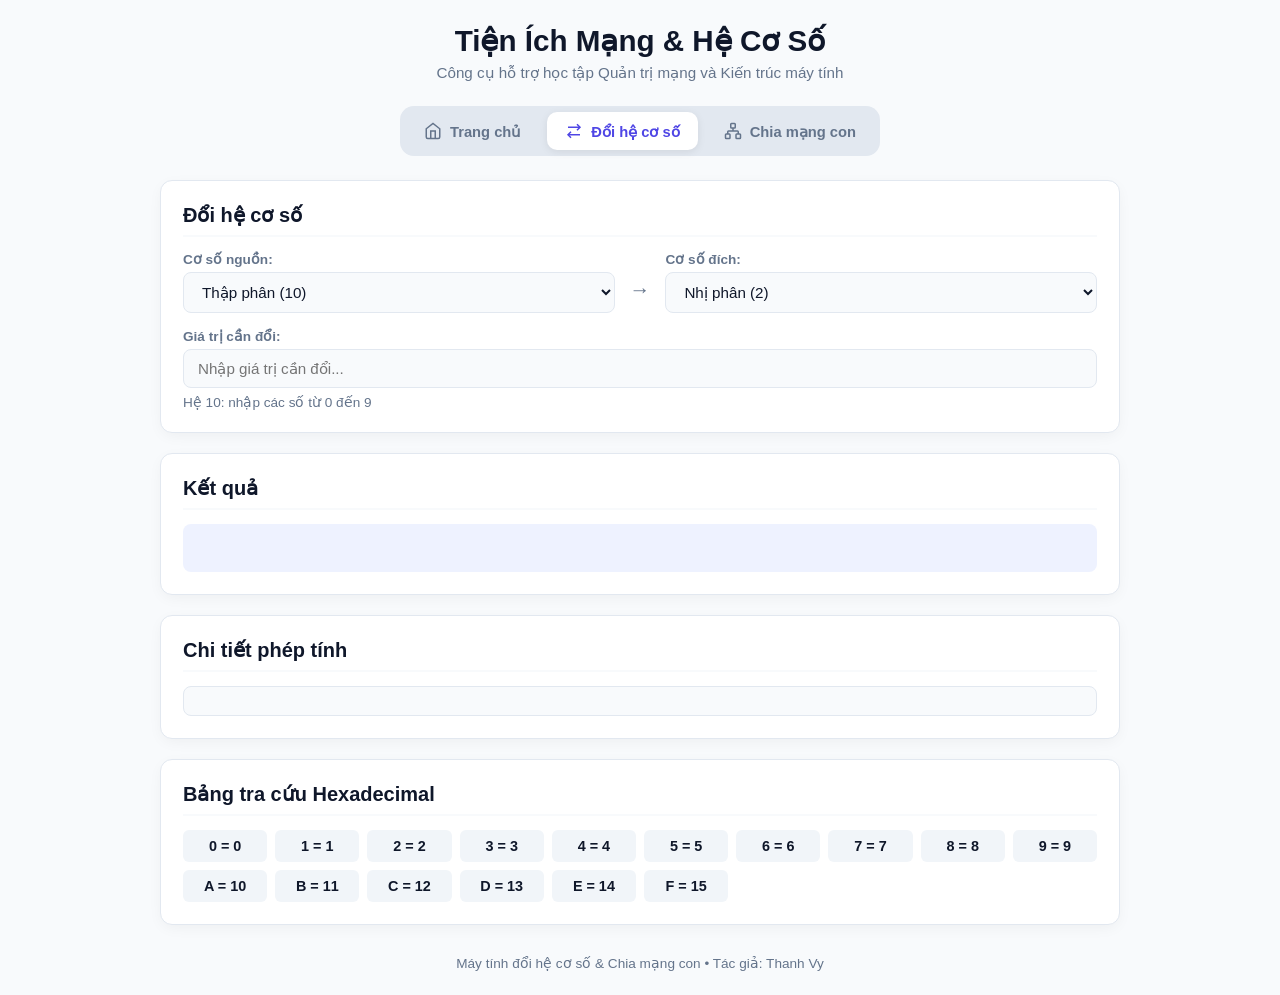
<file: index.html>
<!DOCTYPE html>
<html lang="vi">
<head>
    <meta charset="UTF-8">
    <meta name="viewport" content="width=device-width, initial-scale=1.0">
    <title>Network & Base Toolbox</title>
    <link rel="stylesheet" href="style.css?v=3">
    <link rel="manifest" href="manifest.json">
</head>
<body>

<div class="app-container">

    <header class="app-header">
        <h1>Tiện Ích Mạng & Hệ Cơ Số</h1>
        <p>Công cụ hỗ trợ học tập Quản trị mạng và Kiến trúc máy tính</p>
    </header>

    <!-- THANH ĐIỀU HƯỚNG TABS -->
    <nav class="nav-tabs">
        <button type="button" class="tab-btn" onclick="switchTab('home')">
            <svg width="18" height="18" viewBox="0 0 24 24" fill="none" stroke="currentColor" stroke-width="2"><path d="m3 9 9-7 9 7v11a2 2 0 0 1-2 2H5a2 2 0 0 1-2-2z"/><polyline points="9 22 9 12 15 12 15 22"/></svg>
            Trang chủ
        </button>
        <button type="button" class="tab-btn active" onclick="switchTab('converter')">
            <svg width="18" height="18" viewBox="0 0 24 24" fill="none" stroke="currentColor" stroke-width="2"><path d="m16 3 4 4-4 4"/><path d="M20 7H4"/><path d="m8 21-4-4 4-4"/><path d="M4 17h16"/></svg>
            Đổi hệ cơ số
        </button>
        <button type="button" class="tab-btn" onclick="switchTab('subnet')">
            <svg width="18" height="18" viewBox="0 0 24 24" fill="none" stroke="currentColor" stroke-width="2"><rect width="6" height="6" x="9" y="2" rx="1"/><rect width="6" height="6" x="2" y="16" rx="1"/><rect width="6" height="6" x="16" y="16" rx="1"/><path d="M5 16v-3a1 1 0 0 1 1-1h12a1 1 0 0 1 1 1v3"/><path d="M12 12V8"/></svg>
            Chia mạng con
        </button>
    </nav>

    <main>

        <!-- ================= TAB 1: TRANG CHỦ ================= -->
        <section id="tab-home" class="tab-content">
            <div class="card">
                <h2>Giới thiệu công cụ</h2>
                <p class="text-muted">Ứng dụng tích hợp hỗ trợ giải các bài tập thực hành môn <strong>Kiến trúc máy tính</strong> và <strong>Quản trị mạng</strong>.</p>
                
                <div class="home-grid">
                    <div class="feature-box">
                        <div class="feature-icon">🔄</div>
                        <h3>Đổi hệ cơ số</h3>
                        <p>Hỗ trợ chuyển đổi nhanh giữa các hệ Nhị phân (Bin), Bát phân (Oct), Thập phân (Dec), và Thập lục phân (Hex) kèm giải thích chi tiết phép nhân lũy thừa và chia lấy dư.</p>
                    </div>
                    <div class="feature-box">
                        <div class="feature-icon">🌐</div>
                        <h3>Chia mạng con tự động</h3>
                        <p>Nhập bất kỳ đề bài mạng nào. Hệ thống tự động phân tích lớp mạng, số bit mượn, Subnet Mask mới, bước nhảy, xuất bảng địa chỉ và bảng đối chiếu phép tính chi tiết.</p>
                    </div>
                </div>

                <div class="tip-box">
                    <strong>💡 Hướng dẫn nhanh:</strong> Chuyển sang tab <strong>Chia mạng con</strong> để tự động giải bài tập và tải bài làm về máy dưới dạng file Word (.doc).
                </div>
            </div>
        </section>

        <!-- ================= TAB 2: ĐỔI HỆ CƠ SỐ ================= -->
        <section id="tab-converter" class="tab-content active">

            <section class="card">
                <h2>Đổi hệ cơ số</h2>

                <div class="converter-row">
                    <div class="select-col">
                        <label class="label-sm">Cơ số nguồn:</label>
                        <select id="fromBase">
                            <option value="2">Nhị phân (2)</option>
                            <option value="8">Bát phân (8)</option>
                            <option selected value="10">Thập phân (10)</option>
                            <option value="16">Thập lục phân (16)</option>
                        </select>
                    </div>

                    <div class="swap-arrow">→</div>

                    <div class="select-col">
                        <label class="label-sm">Cơ số đích:</label>
                        <select id="toBase">
                            <option value="2">Nhị phân (2)</option>
                            <option value="8">Bát phân (8)</option>
                            <option value="10">Thập phân (10)</option>
                            <option value="16">Thập lục phân (16)</option>
                        </select>
                    </div>
                </div>

                <div class="input-group">
                    <label for="inputValue" class="label-sm">Giá trị cần đổi:</label>
                    <input type="text" id="inputValue" placeholder="Nhập giá trị cần đổi...">
                    <small id="inputHint">Hệ 10: nhập các số từ 0 đến 9</small>
                </div>
            </section>

            <section class="card">
                <h2>Kết quả</h2>
                <div id="resultValue" class="result-display"></div>
            </section>

            <section class="card">
                <h2>Chi tiết phép tính</h2>
                <div id="calculationSteps" class="steps-display"></div>
            </section>

            <section class="card">
                <h2>Bảng tra cứu Hexadecimal</h2>
                <div class="hex-grid">
                    <span>0 = 0</span><span>1 = 1</span><span>2 = 2</span><span>3 = 3</span>
                    <span>4 = 4</span><span>5 = 5</span><span>6 = 6</span><span>7 = 7</span>
                    <span>8 = 8</span><span>9 = 9</span><span>A = 10</span><span>B = 11</span>
                    <span>C = 12</span><span>D = 13</span><span>E = 14</span><span>F = 15</span>
                </div>
            </section>

        </section>

        <!-- ================= TAB 3: CHIA MẠNG CON ================= -->
        <section id="tab-subnet" class="tab-content">
            <section class="card">
                <h2>Nhập đề bài chia mạng con</h2>
                <p class="text-muted" style="margin-bottom: 15px;">Nhập thông số bất kỳ để tự động phân tích và giải chi tiết:</p>

                <form id="subnet-form" onsubmit="solveSubnet(event)">
                    <div class="form-grid">
                        <div class="form-group">
                            <label for="network-ip">Địa chỉ mạng gốc (Network IP):</label>
                            <input type="text" id="network-ip" placeholder="VD: 192.168.1.0 hoặc 172.20.0.0" required>
                        </div>

                        <div class="form-group">
                            <label for="split-type">Đề bài yêu cầu chia theo:</label>
                            <select id="split-type" onchange="toggleRequirementLabel()">
                                <option value="subnets">Số lượng mạng con (Subnets)</option>
                                <option value="hosts">Số lượng Host/máy khả dụng</option>
                            </select>
                        </div>

                        <div class="form-group">
                            <label id="req-label" for="req-count">Số mạng con cần chia:</label>
                            <input type="number" id="req-count" min="1" max="1024" placeholder="VD: 8, 16, 32..." required>
                        </div>
                    </div>

                    <button type="submit" class="btn btn-primary" style="margin-top: 15px;">
                        <svg width="18" height="18" viewBox="0 0 24 24" fill="none" stroke="currentColor" stroke-width="2"><polygon points="5 3 19 12 5 21 5 3"/></svg>
                        Phân tích & Giải chi tiết
                    </button>
                </form>
            </section>

            <!-- Khung kết quả hiển thị tự động và nút xuất Word -->
            <div id="subnet-result" style="display: none; margin-top: 20px;">
                <section class="card">
                    <div class="result-header">
                        <h2>Lời giải & Phân tích chi tiết</h2>
                        <button type="button" onclick="exportToWord()" class="btn btn-success">
                            <svg width="18" height="18" viewBox="0 0 24 24" fill="none" stroke="currentColor" stroke-width="2"><path d="M21 15v4a2 2 0 0 1-2 2H5a2 2 0 0 1-2-2v-4"/><polyline points="7 10 12 15 17 10"/><line x1="12" x2="12" y1="15" y2="3"/></svg>
                            Xuất file Word (.doc)
                        </button>
                    </div>
                    <div id="subnet-steps" class="solution-box"></div>
                </section>

                <!-- BẢNG 1: BẢNG VÙNG ĐỊA CHỈ IP -->
                <section class="card" style="margin-top: 20px;">
                    <h2>Bảng 1: Vùng địa chỉ của các mạng con</h2>
                    <div class="table-responsive">
                        <table id="subnet-result-table" class="result-table">
                            <thead>
                                <tr>
                                    <th rowspan="2">STT</th>
                                    <th rowspan="2">Đ/c mạng con</th>
                                    <th colspan="2">Vùng đ/c IP của mạng con</th>
                                    <th rowspan="2">Đ/c broadcast</th>
                                    <th rowspan="2">Ghi chú</th>
                                </tr>
                                <tr>
                                    <th>Đ/c đầu tiên</th>
                                    <th>Đ/c cuối cùng</th>
                                </tr>
                            </thead>
                            <tbody id="subnet-table-body"></tbody>
                        </table>
                    </div>
                </section>

                <!-- BẢNG 2: BẢNG GIẢI THÍCH PHÉP TÍNH CHO TỪNG DÒNG -->
                <section class="card" style="margin-top: 20px;">
                    <h2>Bảng 2: Chi tiết phép tính để ra từng con số</h2>
                    <p class="text-muted" style="margin-bottom: 12px;">Bảng đối chiếu cụ thể phép cộng/trừ nhẩm ở octet biến đổi cho từng mạng con:</p>
                    <div class="table-responsive">
                        <table id="subnet-calc-table" class="result-table">
                            <thead>
                                <tr>
                                    <th>Mạng con</th>
                                    <th>Cách tính Đ/c mạng</th>
                                    <th>Cách tính Đ/c đầu</th>
                                    <th>Cách tính Broadcast</th>
                                    <th>Cách tính Đ/c cuối</th>
                                </tr>
                            </thead>
                            <tbody id="subnet-calc-body"></tbody>
                        </table>
                    </div>
                </section>

                <!-- KHU VỰC NGHIÊN CỨU PHÉP TÍNH NHẨM & BẢN CHẤT -->
                <section class="card" style="margin-top: 20px;">
                    <h2>💡 Giải thích chi tiết: Cách tính nhẩm & Bản chất từng cột</h2>
                    <div id="subnet-explanation-box" class="solution-box explanation-style"></div>
                </section>
            </div>
        </section>

    </main>

    <footer>
        Máy tính đổi hệ cơ số & Chia mạng con • Tác giả: Thanh Vy
    </footer>

</div>

<script src="script.js?v=3"></script>
</body>
</html>
</file>
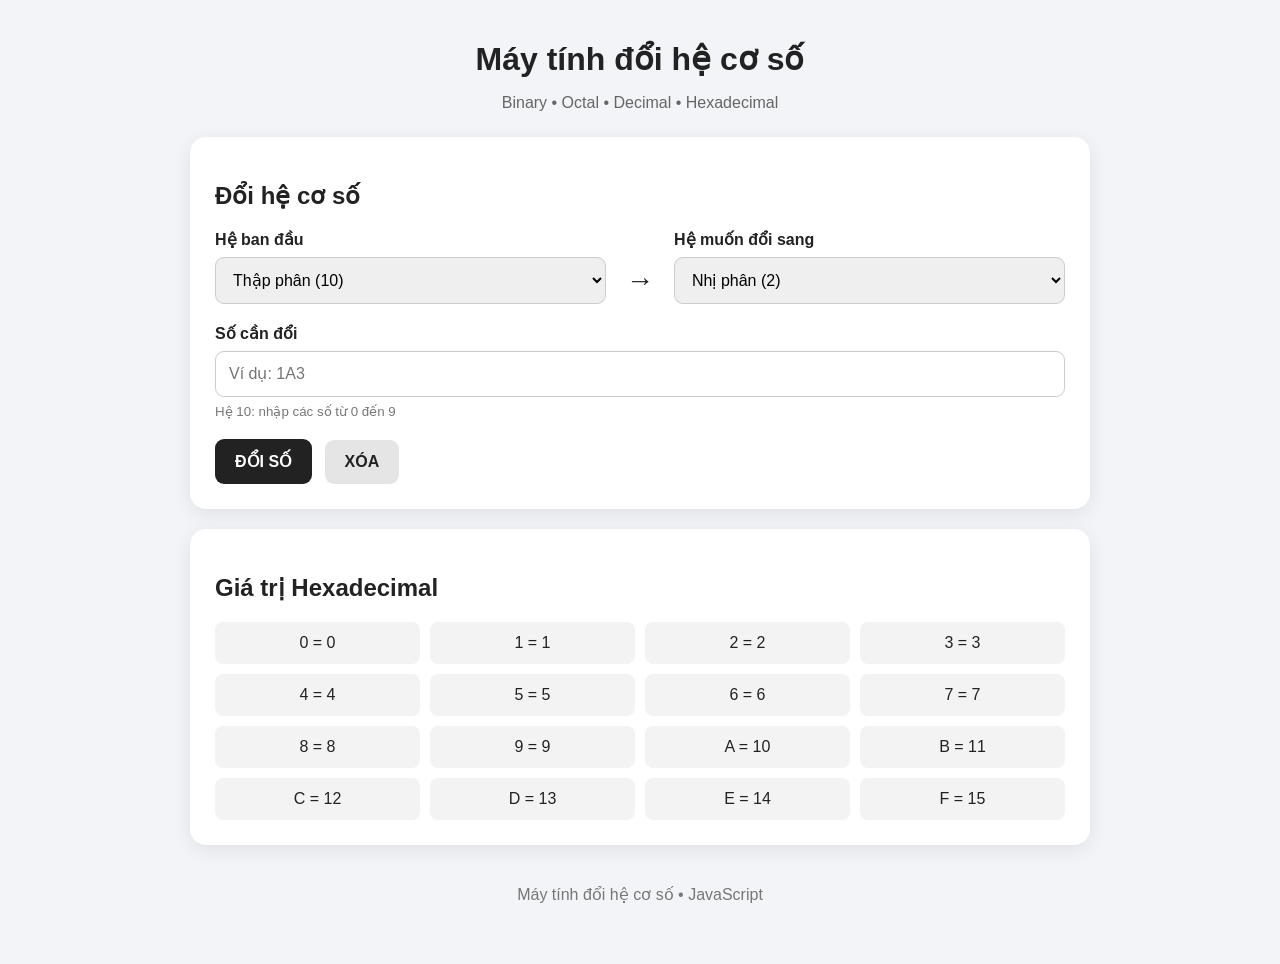
<file: ChuyenDoiHeSo_App/index.html>
<!DOCTYPE html>
<html lang="vi">
<head>
    <meta charset="UTF-8">
    <meta name="viewport" content="width=device-width, initial-scale=1.0">

    <title>Máy tính đổi hệ cơ số</title>

    <link rel="stylesheet" href="style.css">
    
    <link rel="manifest" href="manifest.json">
    <meta name="theme-color" content="#222222">
    <meta name="mobile-web-app-capable" content="yes">
    <meta name="apple-mobile-web-app-capable" content="yes">
    <meta name="apple-mobile-web-app-status-bar-style" content="default">
    <meta name="apple-mobile-web-app-title" content="Đổi hệ cơ số">
</head>

<body>

<div class="container">

    <header>
        <h1>Máy tính đổi hệ cơ số</h1>
        <p>Binary • Octal • Decimal • Hexadecimal</p>
    </header>


    <main>

        <section class="card">

            <h2>Đổi hệ cơ số</h2>

            <div class="row">

                <div class="input-group">
                    <label>Hệ ban đầu</label>

                    <select id="sourceBase">
                        <option value="2">Nhị phân (2)</option>
                        <option value="8">Bát phân (8)</option>
                        <option value="10" selected>Thập phân (10)</option>
                        <option value="16">Thập lục phân (16)</option>
                    </select>
                </div>


                <div class="arrow">
                    →
                </div>


                <div class="input-group">
                    <label>Hệ muốn đổi sang</label>

                    <select id="targetBase">
                        <option value="2">Nhị phân (2)</option>
                        <option value="8">Bát phân (8)</option>
                        <option value="10">Thập phân (10)</option>
                        <option value="16">Thập lục phân (16)</option>
                    </select>
                </div>

            </div>


            <div class="input-group">

                <label>Số cần đổi</label>

                <input
                    type="text"
                    id="numberInput"
                    placeholder="Ví dụ: 1A3"
                    autocomplete="off"
                >

                <small id="hint">
                    Hệ 10: nhập các số từ 0 đến 9
                </small>

            </div>


            <button id="convertButton">
                ĐỔI SỐ
            </button>


            <button id="clearButton" class="secondary">
                XÓA
            </button>

        </section>


        <section id="errorBox" class="error hidden">
        </section>


        <section id="resultCard" class="card hidden">

            <h2>Kết quả</h2>

            <div id="result" class="result">
            </div>

        </section>


        <section id="stepsCard" class="card hidden">

            <h2>Chi tiết phép tính</h2>

            <div id="steps">
            </div>

        </section>


        <section class="card">

            <h2>Giá trị Hexadecimal</h2>

            <div class="hex-table">

                <span>0 = 0</span>
                <span>1 = 1</span>
                <span>2 = 2</span>
                <span>3 = 3</span>
                <span>4 = 4</span>
                <span>5 = 5</span>
                <span>6 = 6</span>
                <span>7 = 7</span>
                <span>8 = 8</span>
                <span>9 = 9</span>
                <span>A = 10</span>
                <span>B = 11</span>
                <span>C = 12</span>
                <span>D = 13</span>
                <span>E = 14</span>
                <span>F = 15</span>

            </div>

        </section>

    </main>


    <footer>
        Máy tính đổi hệ cơ số • JavaScript
    </footer>

</div>


<script src="script.js"></script>

</body>
</html>
</file>
<file: style.css>
/* --- HỆ THỐNG BIẾN THIẾT KẾ ĐỒNG BỘ --- */
:root {
    --primary: #4f46e5;
    --primary-hover: #4338ca;
    --success: #059669;
    --success-hover: #047857;
    --bg-main: #f8fafc;
    --bg-card: #ffffff;
    --text-main: #0f172a;
    --text-muted: #64748b;
    --border-color: #e2e8f0;
    --radius: 12px;
    --shadow: 0 4px 15px -2px rgba(0, 0, 0, 0.05);
}

* {
    margin: 0;
    padding: 0;
    box-sizing: border-box;
    font-family: -apple-system, BlinkMacSystemFont, "Segoe UI", Roboto, Helvetica, Arial, sans-serif;
}

body {
    background-color: var(--bg-main);
    color: var(--text-main);
    padding: 24px 16px;
    display: flex;
    justify-content: center;
    min-height: 100vh;
}

.app-container {
    width: 100%;
    max-width: 960px;
}

/* HEADER */
.app-header {
    text-align: center;
    margin-bottom: 24px;
}

.app-header h1 {
    font-size: 1.85rem;
    color: var(--text-main);
    margin-bottom: 6px;
}

.app-header p {
    color: var(--text-muted);
    font-size: 0.95rem;
}

/* THANH TABS HIỆN ĐẠI */
.nav-tabs {
    display: flex;
    justify-content: center;
    gap: 8px;
    margin-bottom: 24px;
    background: #e2e8f0;
    padding: 6px;
    border-radius: 14px;
    width: fit-content;
    margin-left: auto;
    margin-right: auto;
}

.tab-btn {
    padding: 10px 18px;
    border: none;
    background: transparent;
    color: var(--text-muted);
    border-radius: 10px;
    cursor: pointer;
    font-weight: 600;
    font-size: 0.92rem;
    transition: all 0.2s ease;
    display: flex;
    align-items: center;
    gap: 8px;
}

.tab-btn:hover {
    color: var(--text-main);
}

.tab-btn.active {
    background: var(--bg-card);
    color: var(--primary);
    box-shadow: 0 2px 8px rgba(0, 0, 0, 0.08);
}

.tab-content {
    display: none;
}

.tab-content.active {
    display: block;
}

/* CARD KHUNG NỘI DUNG */
.card {
    background: var(--bg-card);
    border-radius: var(--radius);
    padding: 22px;
    box-shadow: var(--shadow);
    border: 1px solid var(--border-color);
    margin-bottom: 20px;
}

.card h2 {
    font-size: 1.25rem;
    color: var(--text-main);
    margin-bottom: 14px;
    border-bottom: 2px solid #f8fafc;
    padding-bottom: 8px;
}

.text-muted {
    color: var(--text-muted);
    font-size: 0.95rem;
    line-height: 1.5;
}

.label-sm {
    display: block;
    font-size: 0.85rem;
    font-weight: 600;
    color: var(--text-muted);
    margin-bottom: 5px;
}

/* Ô NHẬP LIỆU VÀ CHỌN LỰA */
select, input[type="text"], input[type="number"] {
    width: 100%;
    padding: 10px 14px;
    border: 1.5px solid var(--border-color);
    border-radius: 8px;
    font-size: 0.95rem;
    outline: none;
    background: #f8fafc;
    color: var(--text-main);
    transition: all 0.2s ease;
}

select:focus, input:focus {
    background: #ffffff;
    border-color: var(--primary);
    box-shadow: 0 0 0 3px rgba(79, 70, 229, 0.15);
}

.converter-row {
    display: flex;
    align-items: center;
    gap: 15px;
    margin-bottom: 15px;
}

.select-col {
    flex: 1;
}

.swap-arrow {
    font-size: 1.3rem;
    color: var(--text-muted);
    margin-top: 15px;
}

.input-group small {
    display: block;
    margin-top: 6px;
    color: var(--text-muted);
    font-size: 0.85rem;
}

/* NÚT BẤM (BUTTONS) */
.btn {
    padding: 10px 20px;
    border: none;
    border-radius: 8px;
    font-weight: 600;
    cursor: pointer;
    font-size: 0.95rem;
    transition: all 0.2s ease;
    display: inline-flex;
    align-items: center;
    gap: 8px;
}

.btn:active {
    transform: scale(0.97);
}

.btn-primary {
    background: var(--primary);
    color: #ffffff;
}

.btn-primary:hover {
    background: var(--primary-hover);
}

.btn-success {
    background: var(--success);
    color: #ffffff;
}

.btn-success:hover {
    background: var(--success-hover);
}

/* HIỂN THỊ KẾT QUẢ ĐỔI CƠ SỐ */
.result-display {
    font-size: 1.4rem;
    font-weight: 700;
    color: var(--primary);
    background: #eef2ff;
    padding: 14px;
    border-radius: 8px;
    text-align: center;
    min-height: 48px;
    word-break: break-all;
}

.steps-display {
    line-height: 1.7;
    color: #334155;
    white-space: pre-wrap;
    background: #f8fafc;
    padding: 14px;
    border-radius: 8px;
    border: 1px solid var(--border-color);
    font-family: monospace;
    font-size: 0.9rem;
}

.hex-grid {
    display: grid;
    grid-template-columns: repeat(auto-fill, minmax(80px, 1fr));
    gap: 8px;
    text-align: center;
}

.hex-grid span {
    background: #f1f5f9;
    padding: 8px;
    border-radius: 6px;
    font-size: 0.9rem;
    font-weight: 600;
}

/* TRANG CHỦ */
.home-grid {
    display: grid;
    grid-template-columns: 1fr 1fr;
    gap: 15px;
    margin: 15px 0;
}

@media (max-width: 600px) {
    .home-grid { grid-template-columns: 1fr; }
    .converter-row { flex-direction: column; gap: 10px; }
    .swap-arrow { transform: rotate(90deg); margin: 0; }
}

.feature-box {
    background: #f8fafc;
    border: 1px solid var(--border-color);
    padding: 16px;
    border-radius: var(--radius);
}

.feature-icon {
    font-size: 1.5rem;
    margin-bottom: 8px;
}

.feature-box h3 {
    margin-bottom: 6px;
    font-size: 1.05rem;
    color: var(--primary);
}

.feature-box p {
    color: var(--text-muted);
    font-size: 0.9rem;
    line-height: 1.5;
}

.tip-box {
    background: #eff6ff;
    border-left: 4px solid var(--primary);
    padding: 12px 16px;
    border-radius: 4px;
    font-size: 0.9rem;
    color: #1e40af;
}

/* SUBNET FORM & TABLE */
.form-grid {
    display: grid;
    grid-template-columns: repeat(auto-fit, minmax(220px, 1fr));
    gap: 15px;
}

.form-group label {
    display: block;
    font-weight: 600;
    margin-bottom: 6px;
    font-size: 0.92rem;
}

.result-header {
    display: flex;
    justify-content: space-between;
    align-items: center;
    flex-wrap: wrap;
    gap: 10px;
    margin-bottom: 12px;
}

.result-header h2 {
    margin: 0;
    border: none;
    padding: 0;
}

.solution-box {
    background: #f8fafc;
    border-left: 4px solid var(--primary);
    padding: 16px 20px;
    border-radius: 0 8px 8px 0;
    line-height: 1.8;
    font-size: 0.95rem;
}

.explanation-style {
    border-left-color: var(--success);
    background: #f0fdf4;
}

.table-responsive {
    width: 100%;
    overflow-x: auto;
    border-radius: 8px;
    border: 1px solid var(--border-color);
}

.result-table {
    width: 100%;
    border-collapse: collapse;
    background: #ffffff;
    min-width: 680px;
}

.result-table th, .result-table td {
    padding: 9px 12px;
    text-align: center;
    border: 1px solid var(--border-color);
    font-size: 0.9rem;
}

.result-table th {
    background: #f1f5f9;
    color: #334155;
    font-size: 0.85rem;
    font-weight: 600;
}

.result-table tbody tr:hover {
    background-color: #f8fafc;
}

.calc-step-text {
    font-family: monospace;
    font-size: 0.88rem;
    color: #334155;
}

.calc-step-text strong {
    color: var(--primary);
}

footer {
    text-align: center;
    margin-top: 30px;
    color: var(--text-muted);
    font-size: 0.85rem;
}
</file>
<file: ChuyenDoiHeSo_App/style.css>
* {
    box-sizing: border-box;
}

body {
    margin: 0;
    font-family: Arial, sans-serif;
    background: #f2f4f7;
    color: #222;
}

.container {
    width: min(900px, 92%);
    margin: 40px auto;
}

header {
    text-align: center;
    margin-bottom: 25px;
}

header h1 {
    margin-bottom: 8px;
}

header p {
    color: #666;
}

.card {
    background: white;
    border-radius: 16px;
    padding: 25px;
    margin-bottom: 20px;
    box-shadow: 0 5px 20px rgba(0, 0, 0, 0.08);
}

.row {
    display: flex;
    align-items: end;
    gap: 20px;
}

.input-group {
    flex: 1;
    margin-bottom: 20px;
}

label {
    display: block;
    font-weight: bold;
    margin-bottom: 8px;
}

select,
input {
    width: 100%;
    padding: 13px;
    border: 1px solid #ccc;
    border-radius: 9px;
    font-size: 16px;
}

input:focus,
select:focus {
    outline: none;
    border-color: #555;
}

.arrow {
    font-size: 28px;
    padding-bottom: 27px;
}

small {
    display: block;
    margin-top: 7px;
    color: #777;
}

button {
    border: none;
    border-radius: 9px;
    padding: 13px 20px;
    font-size: 16px;
    font-weight: bold;
    cursor: pointer;
    margin-right: 8px;
}

#convertButton {
    background: #222;
    color: white;
}

.secondary {
    background: #e5e5e5;
    color: #222;
}

.result {
    font-size: 25px;
    font-weight: bold;
    text-align: center;
    padding: 20px;
    background: #f5f5f5;
    border-radius: 10px;
}

.step {
    padding: 12px 15px;
    margin: 8px 0;
    background: #f6f6f6;
    border-radius: 8px;
    font-family: monospace;
    font-size: 16px;
}

.error {
    background: #ffe5e5;
    border: 1px solid #ff9999;
    color: #a00000;
    padding: 15px;
    border-radius: 10px;
    margin-bottom: 20px;
}

.hidden {
    display: none;
}

.hex-table {
    display: grid;
    grid-template-columns: repeat(4, 1fr);
    gap: 10px;
}

.hex-table span {
    background: #f3f3f3;
    padding: 12px;
    border-radius: 8px;
    text-align: center;
}

footer {
    text-align: center;
    color: #777;
    padding: 20px;
}


@media (max-width: 650px) {

    .row {
        flex-direction: column;
        gap: 0;
    }

    .arrow {
        display: none;
    }

    .hex-table {
        grid-template-columns: repeat(2, 1fr);
    }

    .card {
        padding: 18px;
    }
}
</file>
